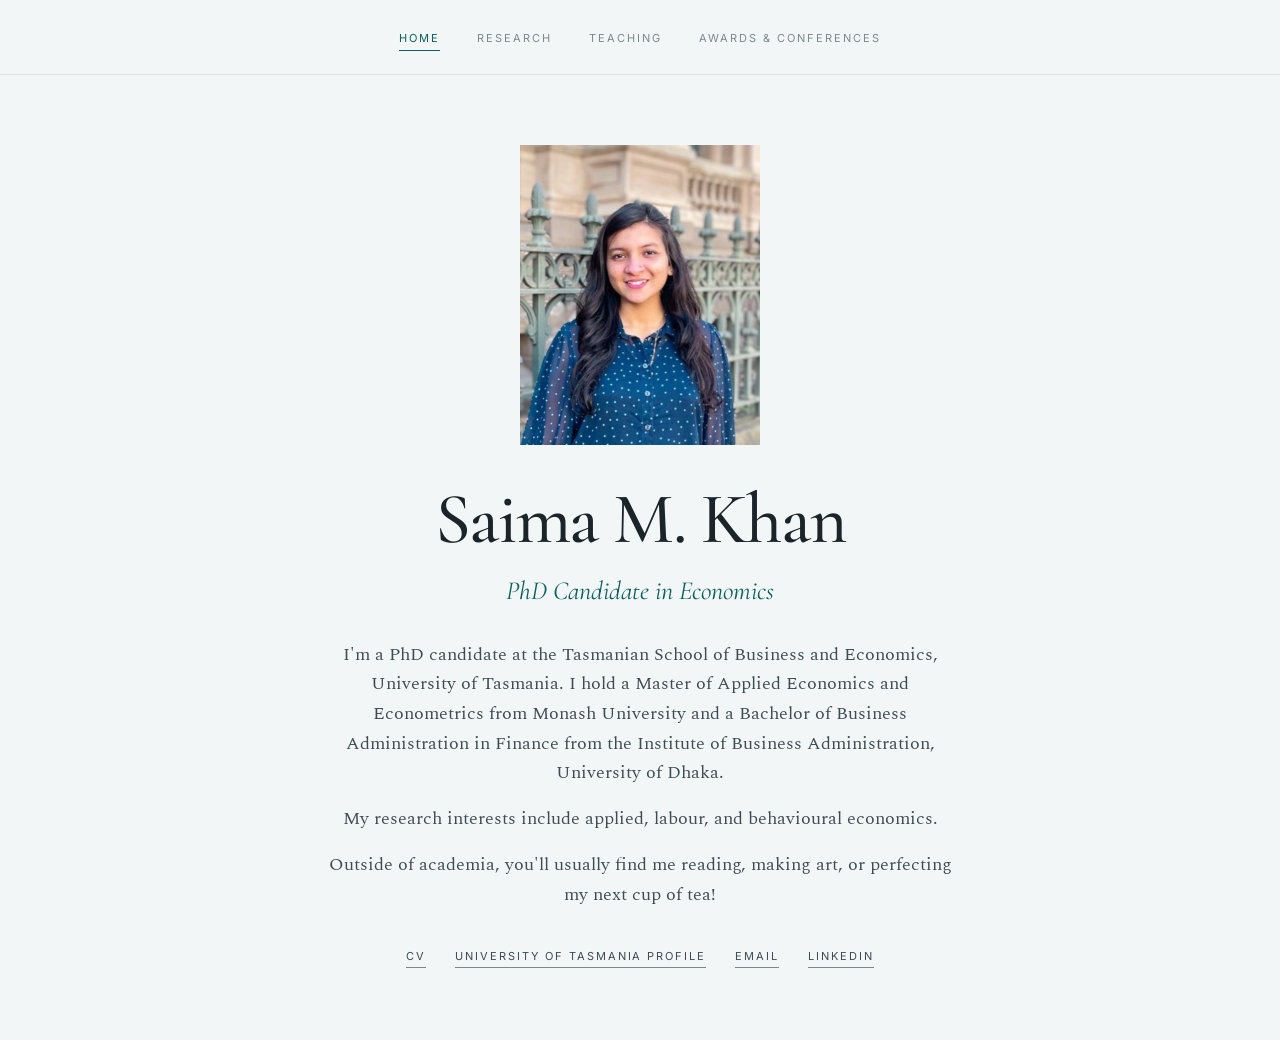
<file: index.html>
<!DOCTYPE html>
<html lang="en">
<head>
  <meta charset="UTF-8">
  <meta name="viewport" content="width=device-width, initial-scale=1">
  <title>Saima M. Khan</title>
  <link rel="stylesheet" href="style.css">
</head>
<body>
<nav>
  <a href="index.html" class="active">Home</a>
  <a href="research.html">Research</a>
  <a href="teaching.html">Teaching</a>
  <a href="awards.html">Awards &amp; Conferences</a>
</nav>

<div class="home-container">
  <div class="photo">
    <img src="profile.jpg?v=2" alt="Saima M. Khan">
  </div>
  <div class="about">
    <h1>Saima M. Khan</h1>
    <p class="tagline">PhD Candidate in Economics</p>
    <p>I'm a PhD candidate at the Tasmanian School of Business and Economics, University of Tasmania. I hold a Master of Applied Economics and Econometrics from Monash University and a Bachelor of Business Administration in Finance from the Institute of Business Administration, University of Dhaka.</p>
    <p>My research interests include applied, labour, and behavioural economics.<p> 
    <p>Outside of academia, you'll usually find me reading, making art, or perfecting my next cup of tea!</p>
    <div class="links">
      <a class="link" href="cv.html">CV</a>
      <a class="link" href="https://discover.utas.edu.au/Saima.Khan" target="_blank">University of Tasmania Profile</a>
      <a class="link" href="mailto:saima.khan@utas.edu.au">Email</a>
      <a class="link" href="https://www.linkedin.com/in/saima-khan-565bb0185/" target="_blank">LinkedIn</a>
    </div>
  </div>
</div>
</body>
</html>
</file>
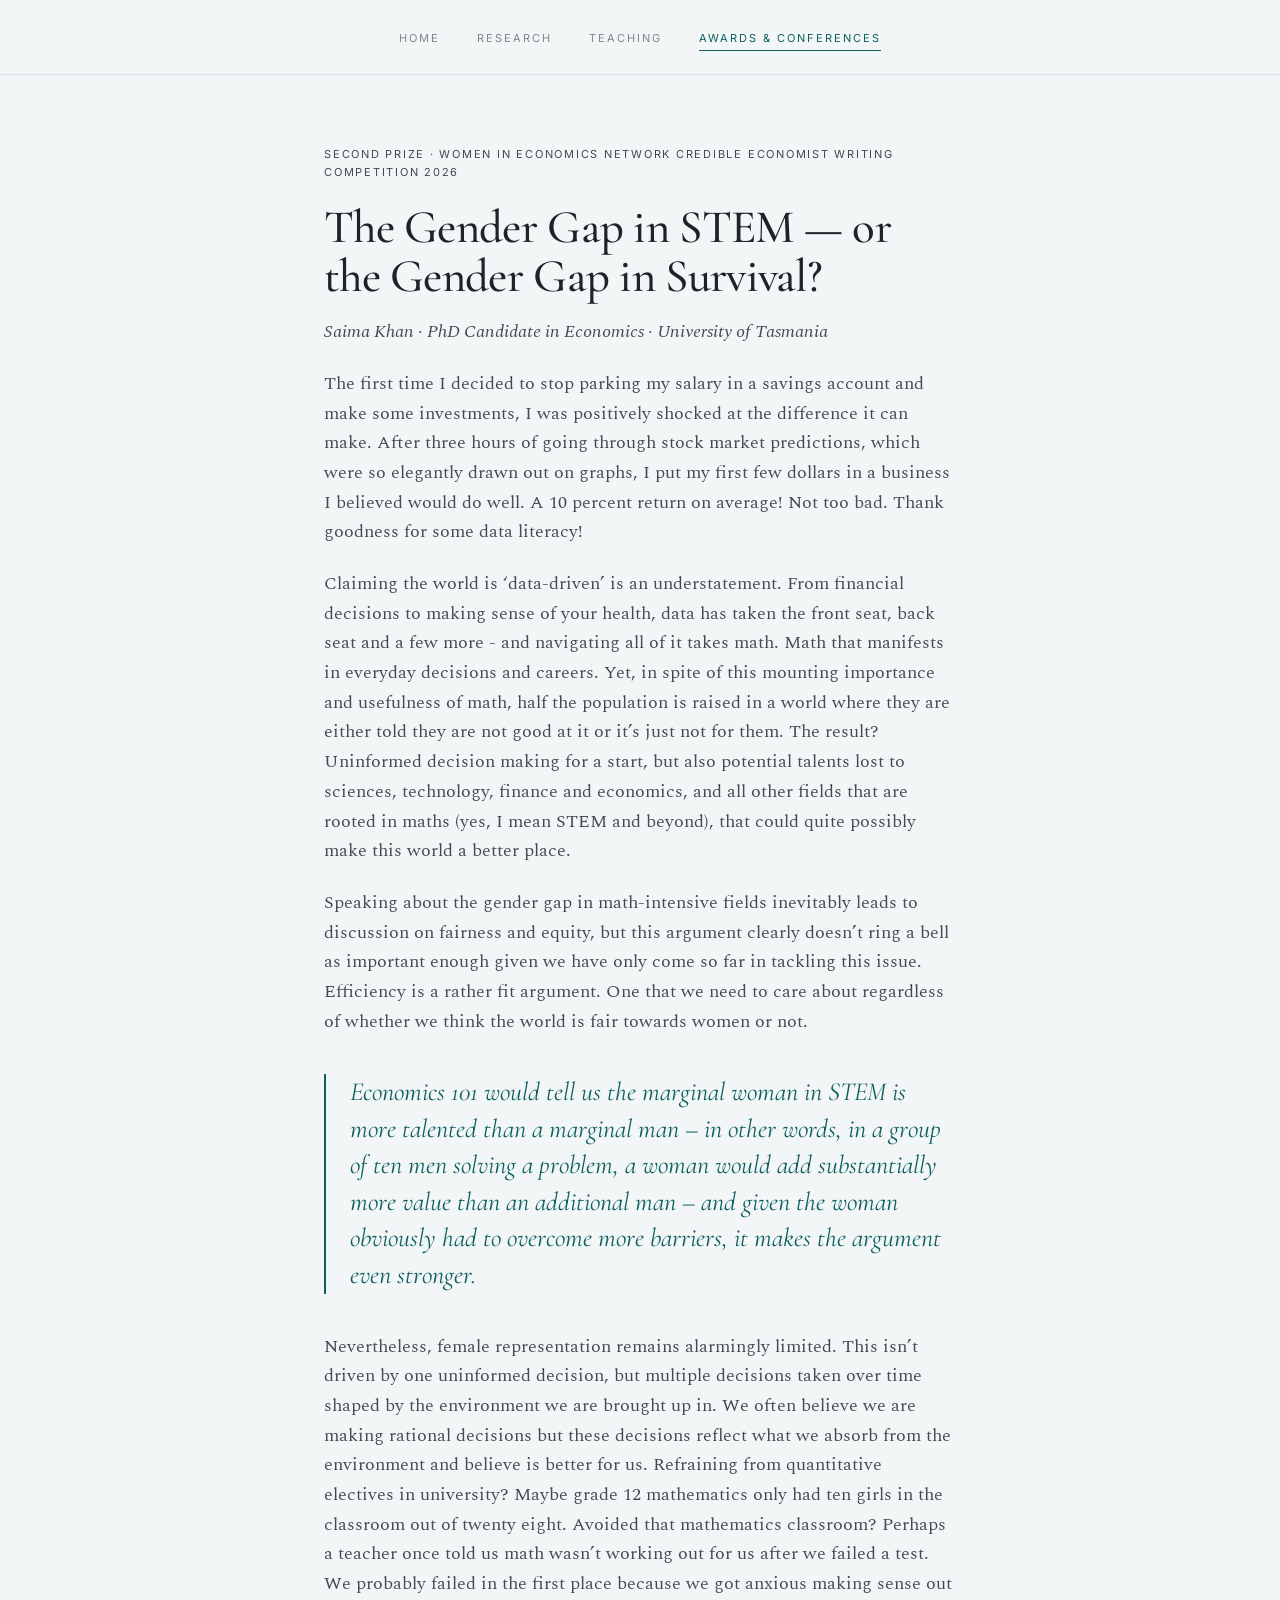
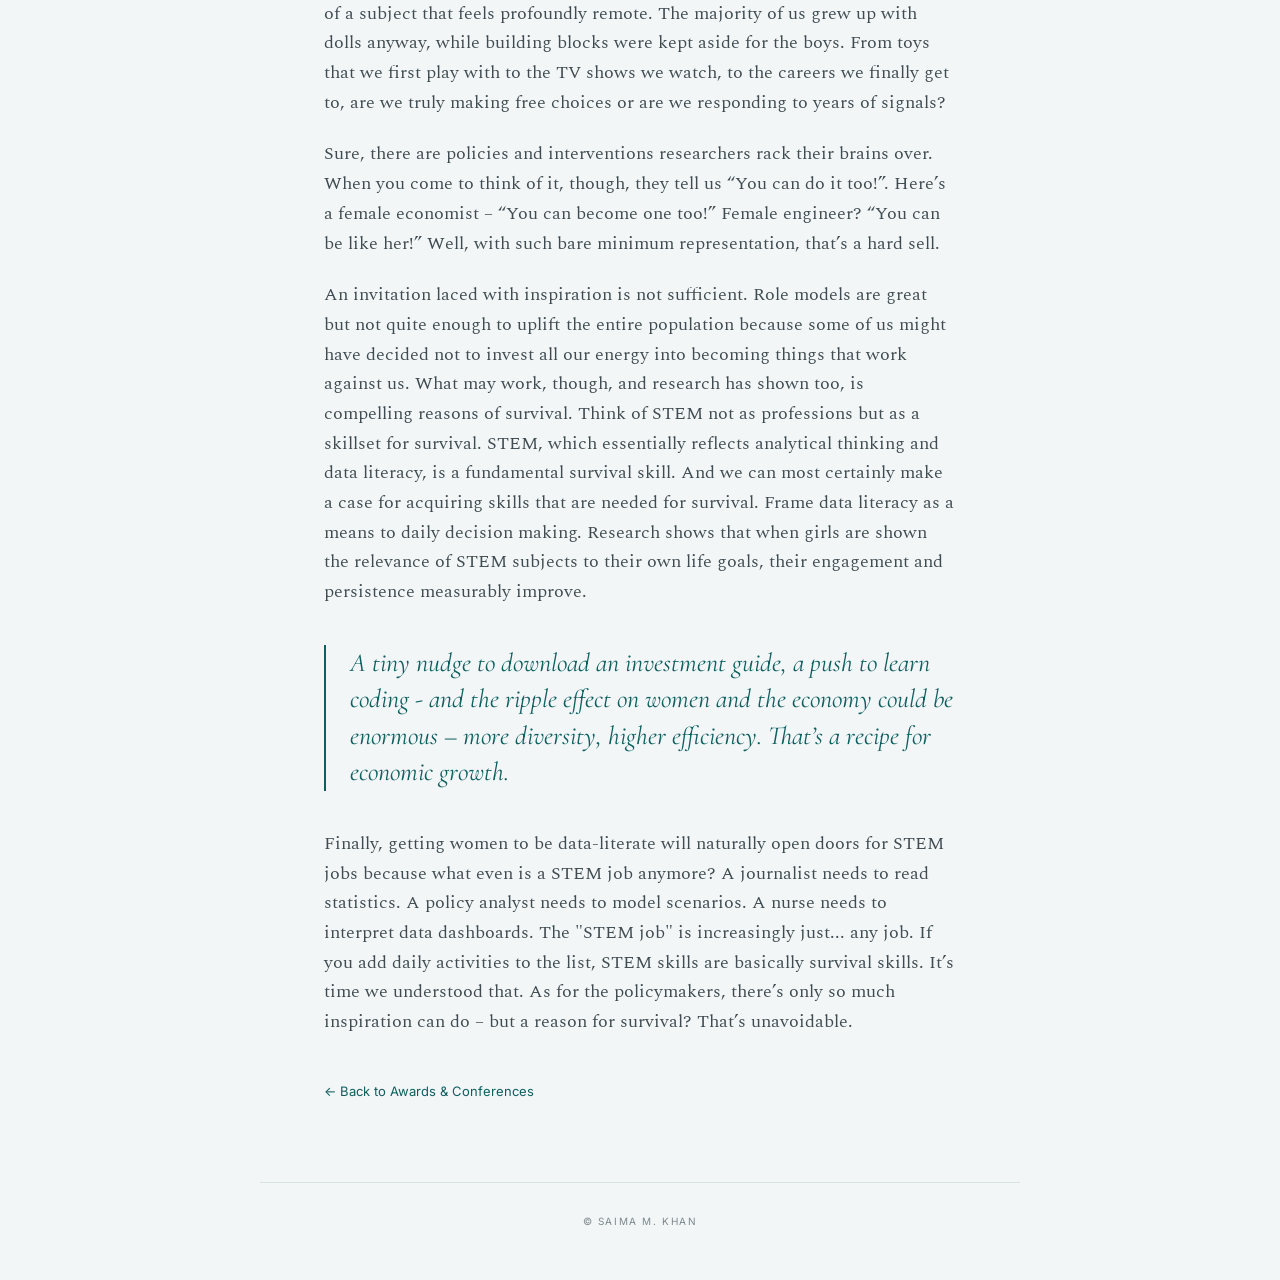
<file: article.html>
<!DOCTYPE html>
<html lang="en">
<head>
  <meta charset="UTF-8">
  <meta name="viewport" content="width=device-width, initial-scale=1">
  <title>The Gender Gap in STEM, or the Gender Gap in Survival? | Saima M. Khan</title>
  <link rel="stylesheet" href="style.css">
</head>
<body>
<nav>
  <a href="index.html">Home</a>
  <a href="research.html">Research</a>
  <a href="teaching.html">Teaching</a>
  <a href="awards.html" class="active">Awards &amp; Conferences</a>
</nav>

<main class="page article">
  <p class="kicker">Second Prize · Women in Economics Network Credible Economist Writing Competition 2026</p>
  <h1>The Gender Gap in STEM — or the Gender Gap in Survival?</h1>
  <p class="byline">Saima Khan · PhD Candidate in Economics · University of Tasmania</p>

  <p>The first time I decided to stop parking my salary in a savings account and make some investments, I was positively shocked at the difference it can make. After three hours of going through stock market predictions, which were so elegantly drawn out on graphs, I put my first few dollars in a business I believed would do well. A 10 percent return on average! Not too bad. Thank goodness for some data literacy!</p>

  <p>Claiming the world is ‘data-driven’ is an understatement. From financial decisions to making sense of your health, data has taken the front seat, back seat and a few more - and navigating all of it takes math. Math that manifests in everyday decisions and careers. Yet, in spite of this mounting importance and usefulness of math, half the population is raised in a world where they are either told they are not good at it or it’s just not for them. The result? Uninformed decision making for a start, but also potential talents lost to sciences, technology, finance and economics, and all other fields that are rooted in maths (yes, I mean STEM and beyond), that could quite possibly make this world a better place.</p>

  <p>Speaking about the gender gap in math-intensive fields inevitably leads to discussion on fairness and equity, but this argument clearly doesn’t ring a bell as important enough given we have only come so far in tackling this issue. Efficiency is a rather fit argument. One that we need to care about regardless of whether we think the world is fair towards women or not.</p>

  <blockquote>Economics 101 would tell us the marginal woman in STEM is more talented than a marginal man – in other words, in a group of ten men solving a problem, a woman would add substantially more value than an additional man – and given the woman obviously had to overcome more barriers, it makes the argument even stronger.</blockquote>

  <p>Nevertheless, female representation remains alarmingly limited. This isn’t driven by one uninformed decision, but multiple decisions taken over time shaped by the environment we are brought up in. We often believe we are making rational decisions but these decisions reflect what we absorb from the environment and believe is better for us. Refraining from quantitative electives in university? Maybe grade 12 mathematics only had ten girls in the classroom out of twenty eight. Avoided that mathematics classroom? Perhaps a teacher once told us math wasn’t working out for us after we failed a test. We probably failed in the first place because we got anxious making sense out of a subject that feels profoundly remote. The majority of us grew up with dolls anyway, while building blocks were kept aside for the boys. From toys that we first play with to the TV shows we watch, to the careers we finally get to, are we truly making free choices or are we responding to years of signals?</p>

  <p>Sure, there are policies and interventions researchers rack their brains over. When you come to think of it, though, they tell us “You can do it too!”. Here’s a female economist – “You can become one too!” Female engineer? “You can be like her!” Well, with such bare minimum representation, that’s a hard sell.</p>

  <p>An invitation laced with inspiration is not sufficient. Role models are great but not quite enough to uplift the entire population because some of us might have decided not to invest all our energy into becoming things that work against us. What may work, though, and research has shown too, is compelling reasons of survival. Think of STEM not as professions but as a skillset for survival. STEM, which essentially reflects analytical thinking and data literacy, is a fundamental survival skill. And we can most certainly make a case for acquiring skills that are needed for survival. Frame data literacy as a means to daily decision making. Research shows that when girls are shown the relevance of STEM subjects to their own life goals, their engagement and persistence measurably improve.</p>

  <blockquote>A tiny nudge to download an investment guide, a push to learn coding - and the ripple effect on women and the economy could be enormous – more diversity, higher efficiency. That’s a recipe for economic growth.</blockquote>

  <p>Finally, getting women to be data-literate will naturally open doors for STEM jobs because what even is a STEM job anymore? A journalist needs to read statistics. A policy analyst needs to model scenarios. A nurse needs to interpret data dashboards. The "STEM job" is increasingly just... any job. If you add daily activities to the list, STEM skills are basically survival skills. It’s time we understood that. As for the policymakers, there’s only so much inspiration can do – but a reason for survival? That’s unavoidable.</p>

  <p class="back"><a href="awards.html">← Back to Awards &amp; Conferences</a></p>
</main>

<footer>© Saima M. Khan</footer>
</body>
</html>
</file>
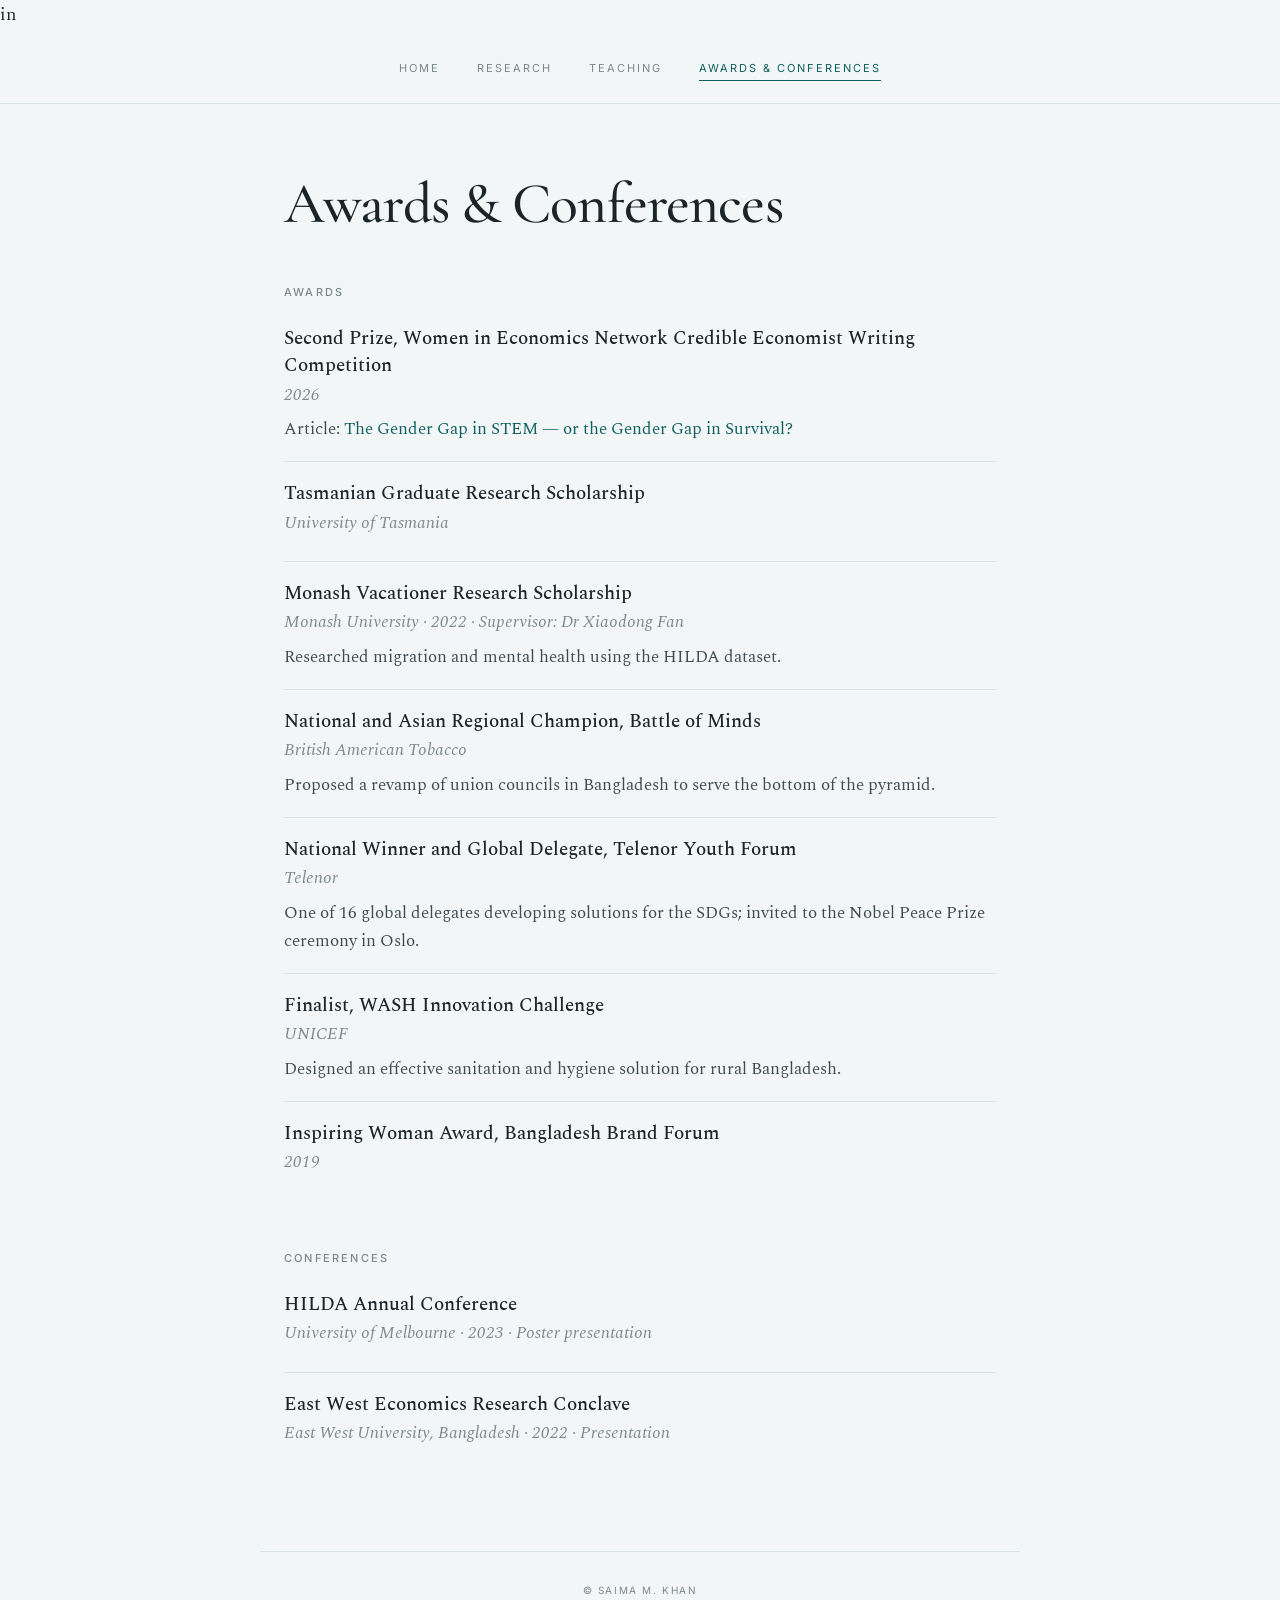
<file: awards.html>
in <!DOCTYPE html>
<html lang="en">
<head>
  <meta charset="UTF-8">
  <meta name="viewport" content="width=device-width, initial-scale=1">
  <title>Awards &amp; Conferences | Saima M. Khan</title>
  <link rel="stylesheet" href="style.css">
</head>
<body>
<nav>
  <a href="index.html">Home</a>
  <a href="research.html">Research</a>
  <a href="teaching.html">Teaching</a>
  <a href="awards.html" class="active">Awards &amp; Conferences</a>
</nav>

<main class="page">
  <h1>Awards &amp; Conferences</h1>

  <h2>Awards</h2>
  <div class="item">
    <h3>Second Prize, Women in Economics Network Credible Economist Writing Competition</h3>
    <p class="meta">2026</p>
    <p>Article: <a href="article.html">The Gender Gap in STEM — or the Gender Gap in Survival?</a></p>
  </div>
  <div class="item">
    <h3>Tasmanian Graduate Research Scholarship</h3>
    <p class="meta">University of Tasmania</p>
  </div>
  <div class="item">
    <h3>Monash Vacationer Research Scholarship</h3>
    <p class="meta">Monash University · 2022 · Supervisor: Dr Xiaodong Fan</p>
    <p>Researched migration and mental health using the HILDA dataset.</p>
  </div>
  <div class="item">
    <h3>National and Asian Regional Champion, Battle of Minds</h3>
    <p class="meta">British American Tobacco</p>
    <p>Proposed a revamp of union councils in Bangladesh to serve the bottom of the pyramid.</p>
  </div>
  <div class="item">
    <h3>National Winner and Global Delegate, Telenor Youth Forum</h3>
    <p class="meta">Telenor</p>
    <p>One of 16 global delegates developing solutions for the SDGs; invited to the Nobel Peace Prize ceremony in Oslo.</p>
  </div>
  <div class="item">
    <h3>Finalist, WASH Innovation Challenge</h3>
    <p class="meta">UNICEF</p>
    <p>Designed an effective sanitation and hygiene solution for rural Bangladesh.</p>
  </div>
  <div class="item">
    <h3>Inspiring Woman Award, Bangladesh Brand Forum</h3>
    <p class="meta">2019</p>
  </div>

  <h2>Conferences</h2>
  <div class="item">
    <h3>HILDA Annual Conference</h3>
    <p class="meta">University of Melbourne · 2023 · Poster presentation</p>
  </div>
  <div class="item">
    <h3>East West Economics Research Conclave</h3>
    <p class="meta">East West University, Bangladesh · 2022 · Presentation</p>
  </div>
</main>

<footer>© Saima M. Khan</footer>
</body>
</html>
</file>
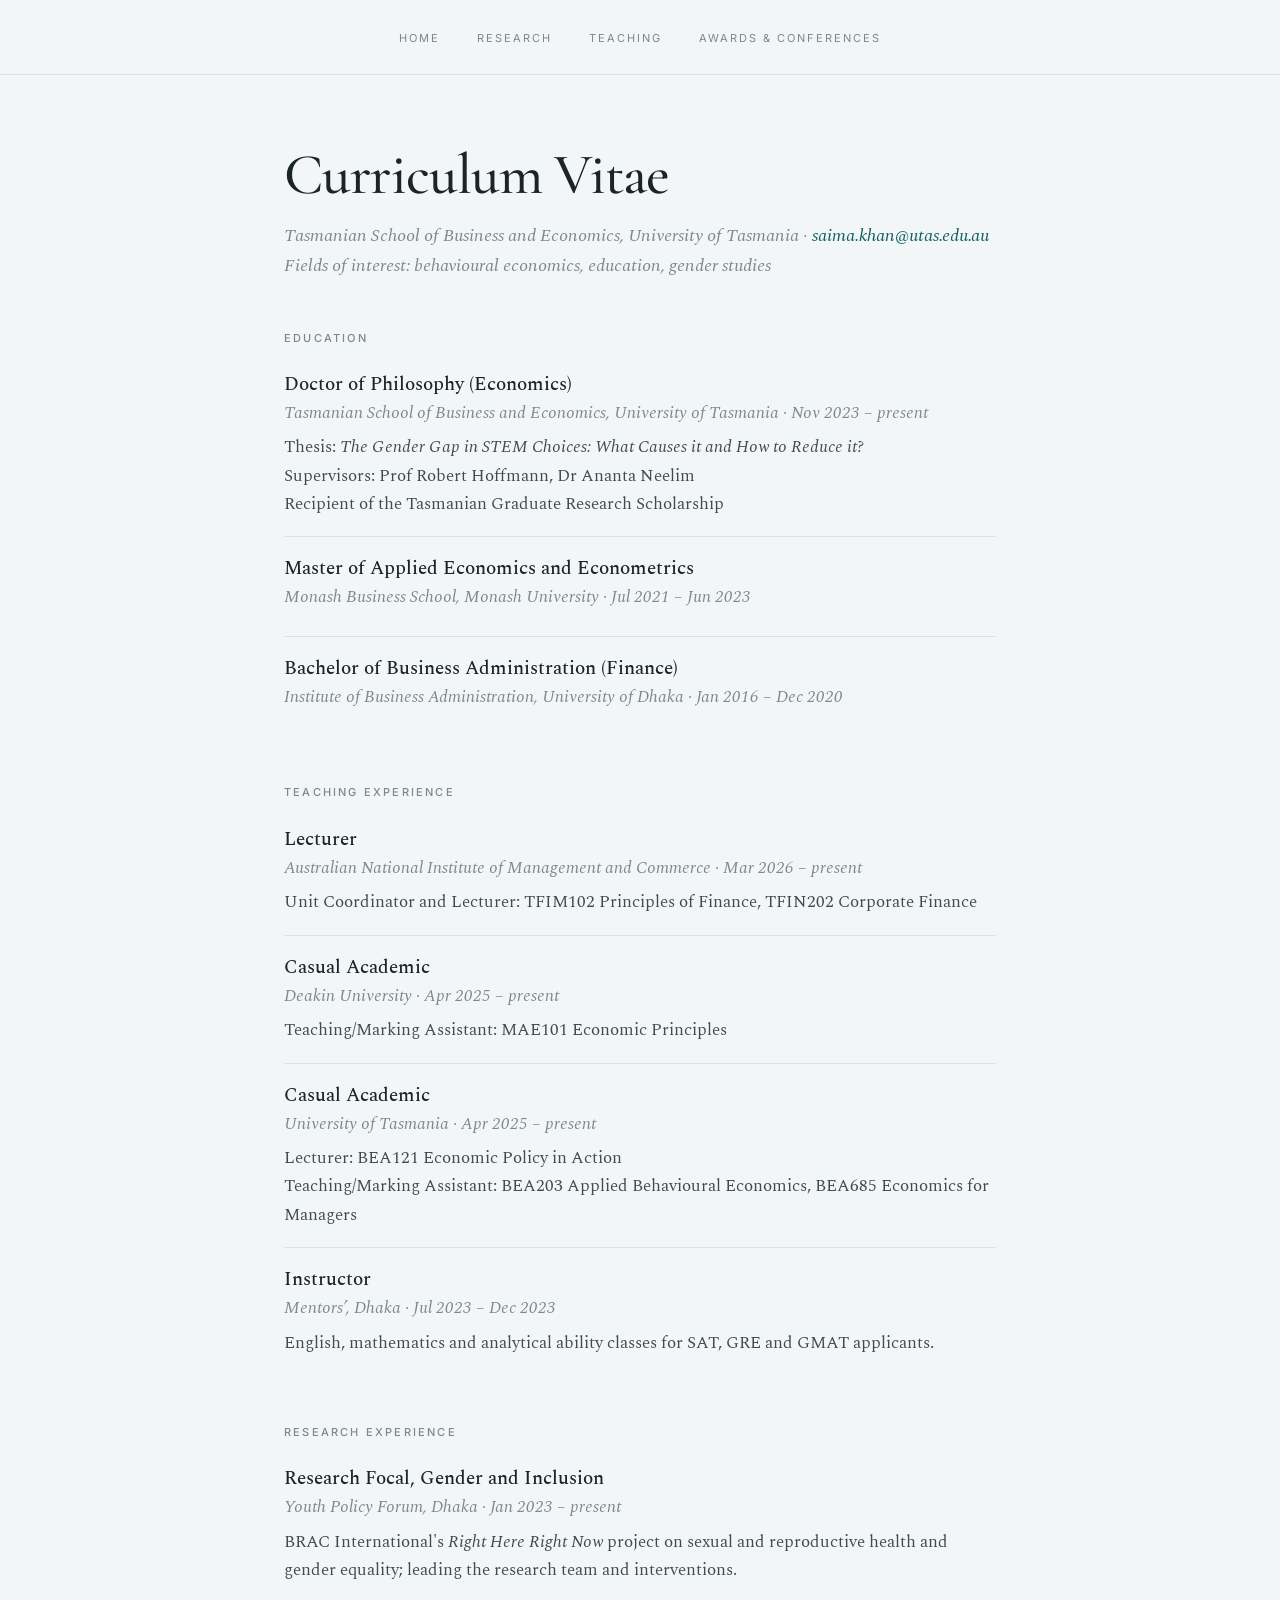
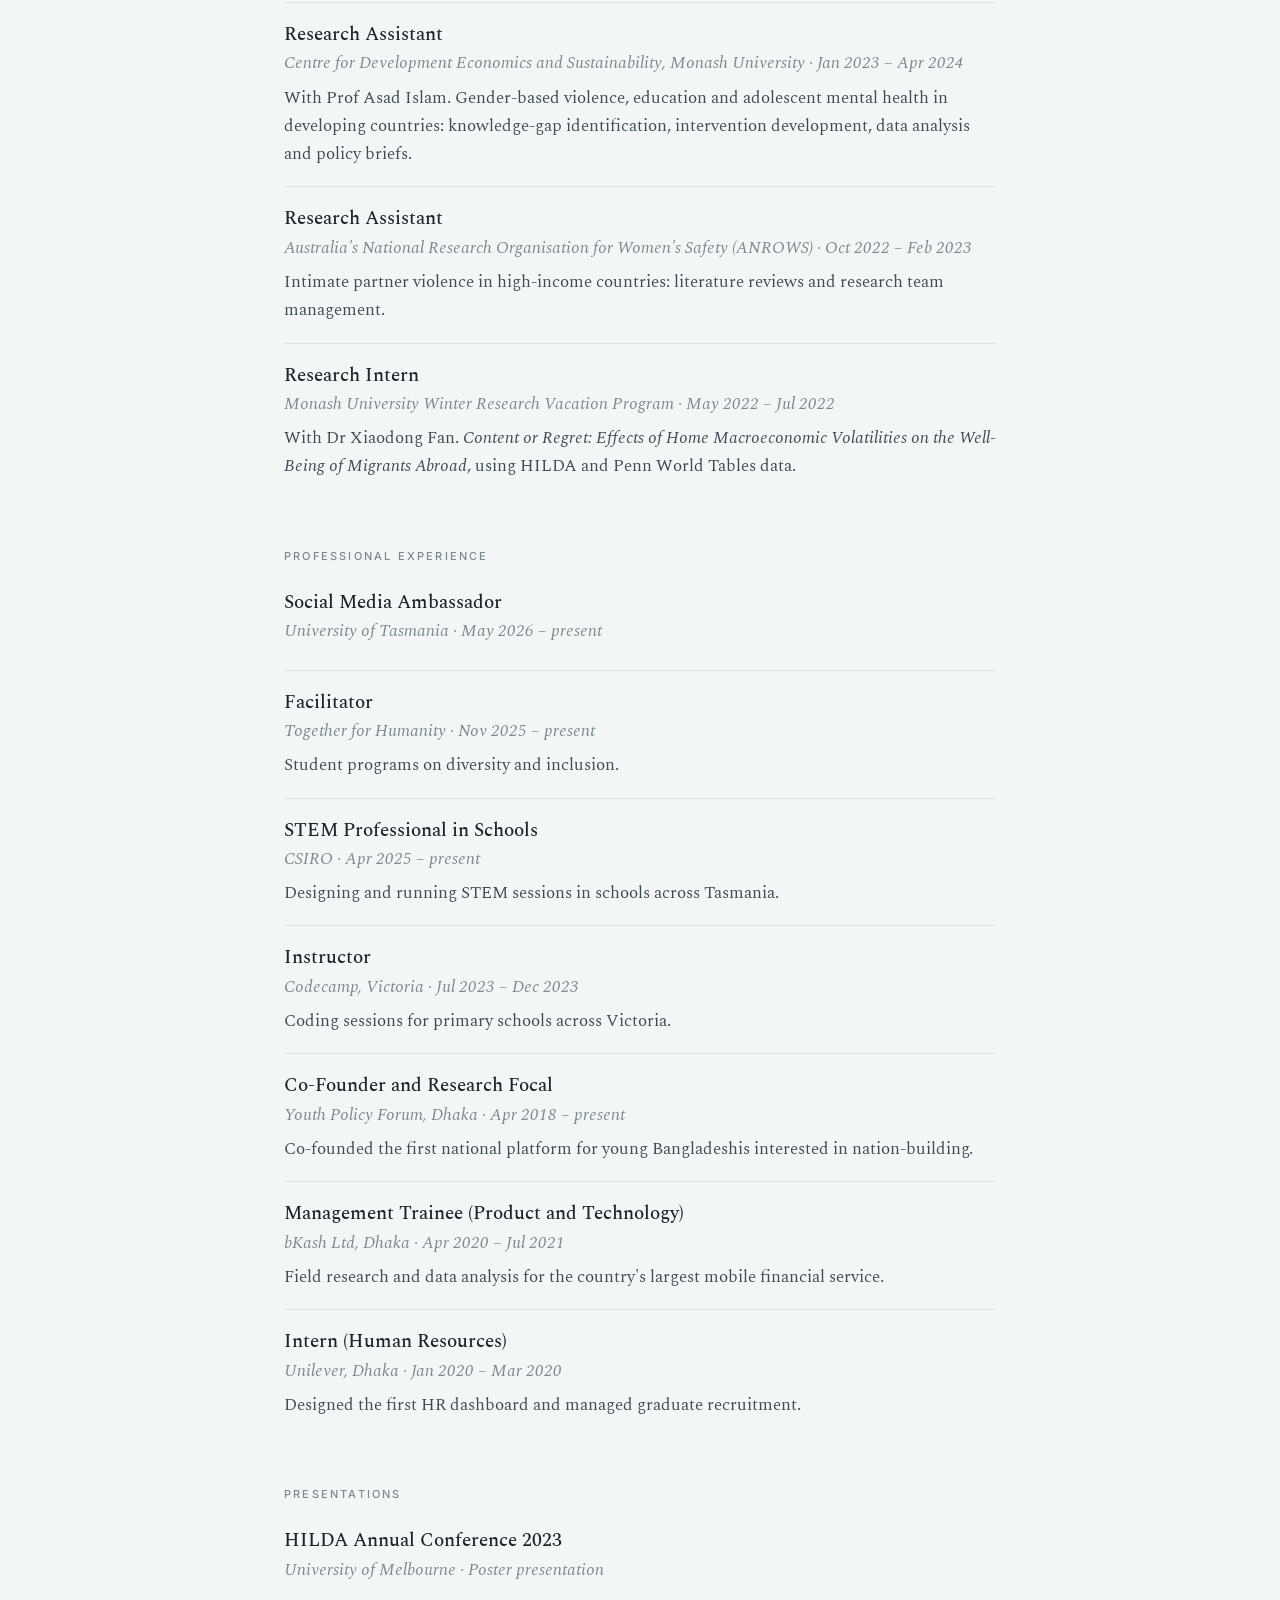
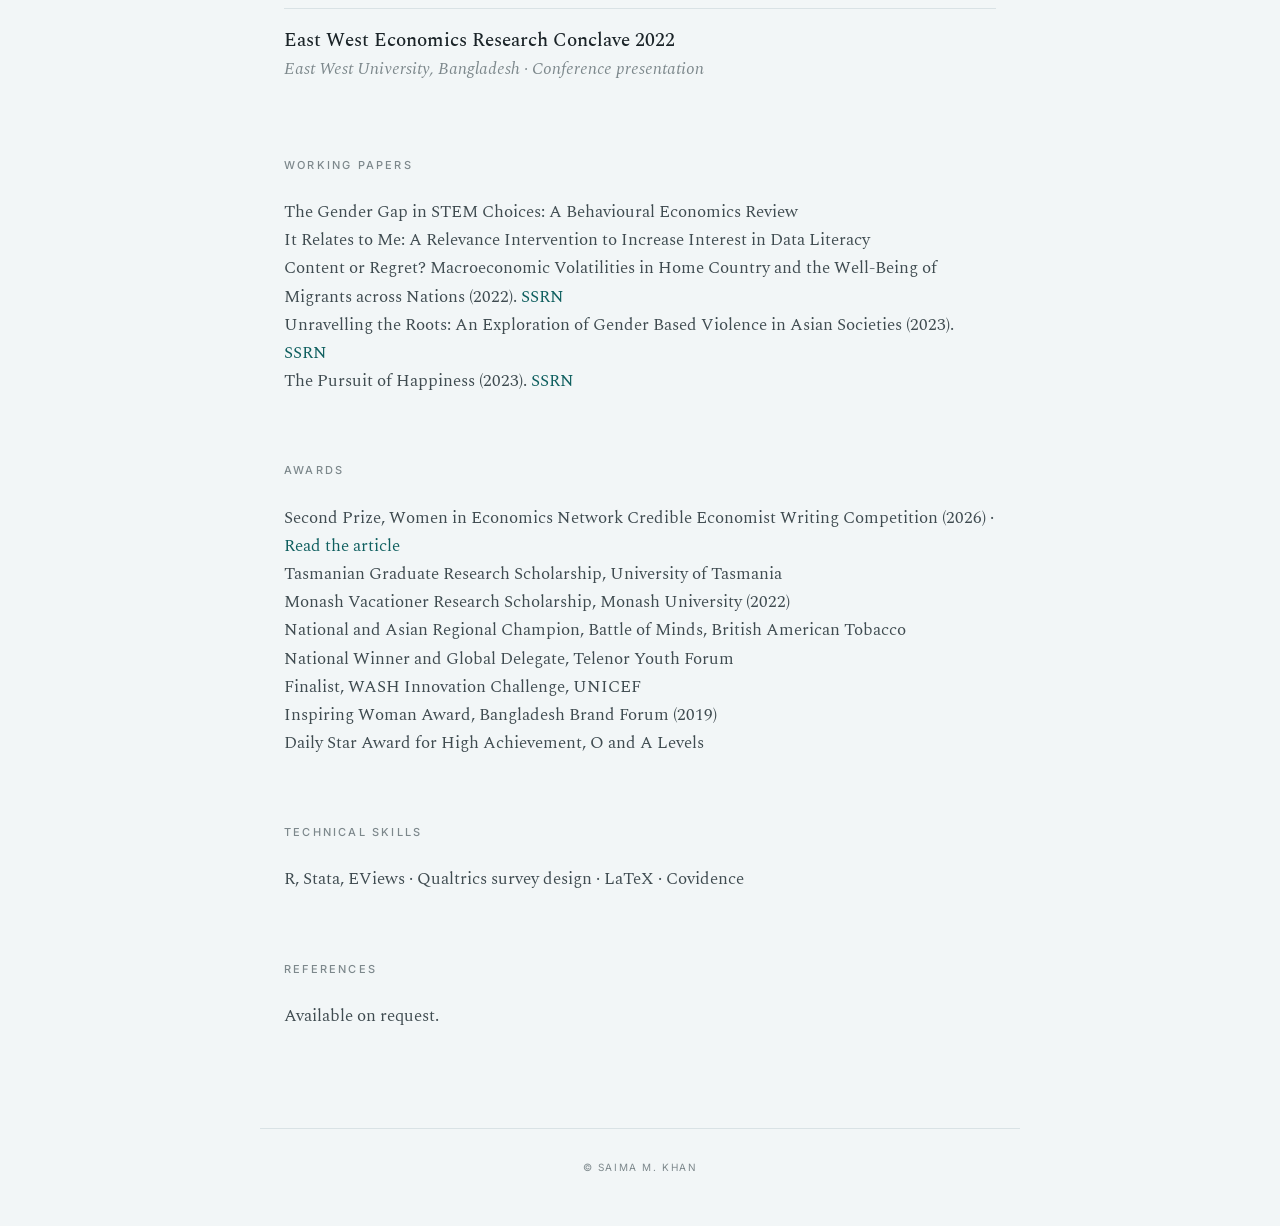
<file: cv.html>
<!DOCTYPE html>
<html lang="en">
<head>
  <meta charset="UTF-8">
  <meta name="viewport" content="width=device-width, initial-scale=1">
  <title>CV | Saima M. Khan</title>
  <link rel="stylesheet" href="style.css">
</head>
<body>
<nav>
  <a href="index.html">Home</a>
  <a href="research.html">Research</a>
  <a href="teaching.html">Teaching</a>
  <a href="awards.html">Awards &amp; Conferences</a>
</nav>

<main class="page">
  <h1>Curriculum Vitae</h1>
  <p class="byline">Tasmanian School of Business and Economics, University of Tasmania · <a href="mailto:saima.khan@utas.edu.au">saima.khan@utas.edu.au</a><br>
  Fields of interest: behavioural economics, education, gender studies</p>

  <h2>Education</h2>
  <div class="item">
    <h3>Doctor of Philosophy (Economics)</h3>
    <p class="meta">Tasmanian School of Business and Economics, University of Tasmania · Nov 2023 – present</p>
    <p>Thesis: <em>The Gender Gap in STEM Choices: What Causes it and How to Reduce it?</em><br>
       Supervisors: Prof Robert Hoffmann, Dr Ananta Neelim<br>
       Recipient of the Tasmanian Graduate Research Scholarship</p>
  </div>
  <div class="item">
    <h3>Master of Applied Economics and Econometrics</h3>
    <p class="meta">Monash Business School, Monash University · Jul 2021 – Jun 2023</p>
  </div>
  <div class="item">
    <h3>Bachelor of Business Administration (Finance)</h3>
    <p class="meta">Institute of Business Administration, University of Dhaka · Jan 2016 – Dec 2020</p>
  </div>

  <h2>Teaching Experience</h2>
  <div class="item">
    <h3>Lecturer</h3>
    <p class="meta">Australian National Institute of Management and Commerce · Mar 2026 – present</p>
    <p>Unit Coordinator and Lecturer: TFIM102 Principles of Finance, TFIN202 Corporate Finance</p>
  </div>
  <div class="item">
    <h3>Casual Academic</h3>
    <p class="meta">Deakin University · Apr 2025 – present</p>
    <p>Teaching/Marking Assistant: MAE101 Economic Principles</p>
  </div>
  <div class="item">
    <h3>Casual Academic</h3>
    <p class="meta">University of Tasmania · Apr 2025 – present</p>
    <p>Lecturer: BEA121 Economic Policy in Action<br>
       Teaching/Marking Assistant: BEA203 Applied Behavioural Economics, BEA685 Economics for Managers</p>
  </div>
  <div class="item">
    <h3>Instructor</h3>
    <p class="meta">Mentors’, Dhaka · Jul 2023 – Dec 2023</p>
    <p>English, mathematics and analytical ability classes for SAT, GRE and GMAT applicants.</p>
  </div>

  <h2>Research Experience</h2>
  <div class="item">
    <h3>Research Focal, Gender and Inclusion</h3>
    <p class="meta">Youth Policy Forum, Dhaka · Jan 2023 – present</p>
    <p>BRAC International's <em>Right Here Right Now</em> project on sexual and reproductive health and gender equality; leading the research team and interventions.</p>
  </div>
  <div class="item">
    <h3>Research Assistant</h3>
    <p class="meta">Centre for Development Economics and Sustainability, Monash University · Jan 2023 – Apr 2024</p>
    <p>With Prof Asad Islam. Gender-based violence, education and adolescent mental health in developing countries: knowledge-gap identification, intervention development, data analysis and policy briefs.</p>
  </div>
  <div class="item">
    <h3>Research Assistant</h3>
    <p class="meta">Australia's National Research Organisation for Women's Safety (ANROWS) · Oct 2022 – Feb 2023</p>
    <p>Intimate partner violence in high-income countries: literature reviews and research team management.</p>
  </div>
  <div class="item">
    <h3>Research Intern</h3>
    <p class="meta">Monash University Winter Research Vacation Program · May 2022 – Jul 2022</p>
    <p>With Dr Xiaodong Fan. <em>Content or Regret: Effects of Home Macroeconomic Volatilities on the Well-Being of Migrants Abroad</em>, using HILDA and Penn World Tables data.</p>
  </div>

  <h2>Professional Experience</h2>
  <div class="item">
    <h3>Social Media Ambassador</h3>
    <p class="meta">University of Tasmania · May 2026 – present</p>
  </div>
  <div class="item">
    <h3>Facilitator</h3>
    <p class="meta">Together for Humanity · Nov 2025 – present</p>
    <p>Student programs on diversity and inclusion.</p>
  </div>
  <div class="item">
    <h3>STEM Professional in Schools</h3>
    <p class="meta">CSIRO · Apr 2025 – present</p>
    <p>Designing and running STEM sessions in schools across Tasmania.</p>
  </div>
  <div class="item">
    <h3>Instructor</h3>
    <p class="meta">Codecamp, Victoria · Jul 2023 – Dec 2023</p>
    <p>Coding sessions for primary schools across Victoria.</p>
  </div>
  <div class="item">
    <h3>Co-Founder and Research Focal</h3>
    <p class="meta">Youth Policy Forum, Dhaka · Apr 2018 – present</p>
    <p>Co-founded the first national platform for young Bangladeshis interested in nation-building.</p>
  </div>
  <div class="item">
    <h3>Management Trainee (Product and Technology)</h3>
    <p class="meta">bKash Ltd, Dhaka · Apr 2020 – Jul 2021</p>
    <p>Field research and data analysis for the country's largest mobile financial service.</p>
  </div>
  <div class="item">
    <h3>Intern (Human Resources)</h3>
    <p class="meta">Unilever, Dhaka · Jan 2020 – Mar 2020</p>
    <p>Designed the first HR dashboard and managed graduate recruitment.</p>
  </div>

  <h2>Presentations</h2>
  <div class="item">
    <h3>HILDA Annual Conference 2023</h3>
    <p class="meta">University of Melbourne · Poster presentation</p>
  </div>
  <div class="item">
    <h3>East West Economics Research Conclave 2022</h3>
    <p class="meta">East West University, Bangladesh · Conference presentation</p>
  </div>

  <h2>Working Papers</h2>
  <div class="item">
    <p>The Gender Gap in STEM Choices: A Behavioural Economics Review</p>
    <p>It Relates to Me: A Relevance Intervention to Increase Interest in Data Literacy</p>
    <p>Content or Regret? Macroeconomic Volatilities in Home Country and the Well-Being of Migrants across Nations (2022). <a href="https://ssrn.com/abstract=4420087" target="_blank">SSRN</a></p>
    <p>Unravelling the Roots: An Exploration of Gender Based Violence in Asian Societies (2023). <a href="https://ssrn.com/abstract=4490841" target="_blank">SSRN</a></p>
    <p>The Pursuit of Happiness (2023). <a href="https://ssrn.com/abstract=4420104" target="_blank">SSRN</a></p>
  </div>

  <h2>Awards</h2>
  <div class="item">
    <p>Second Prize, Women in Economics Network Credible Economist Writing Competition (2026) · <a href="article.html">Read the article</a></p>
    <p>Tasmanian Graduate Research Scholarship, University of Tasmania</p>
    <p>Monash Vacationer Research Scholarship, Monash University (2022)</p>
    <p>National and Asian Regional Champion, Battle of Minds, British American Tobacco</p>
    <p>National Winner and Global Delegate, Telenor Youth Forum</p>
    <p>Finalist, WASH Innovation Challenge, UNICEF</p>
    <p>Inspiring Woman Award, Bangladesh Brand Forum (2019)</p>
    <p>Daily Star Award for High Achievement, O and A Levels</p>
  </div>

  <h2>Technical Skills</h2>
  <div class="item">
    <p>R, Stata, EViews · Qualtrics survey design · LaTeX · Covidence</p>
  </div>

  <h2>References</h2>
  <div class="item">
    <p>Available on request.</p>
  </div>
</main>

<footer>© Saima M. Khan</footer>
</body>
</html>
</file>
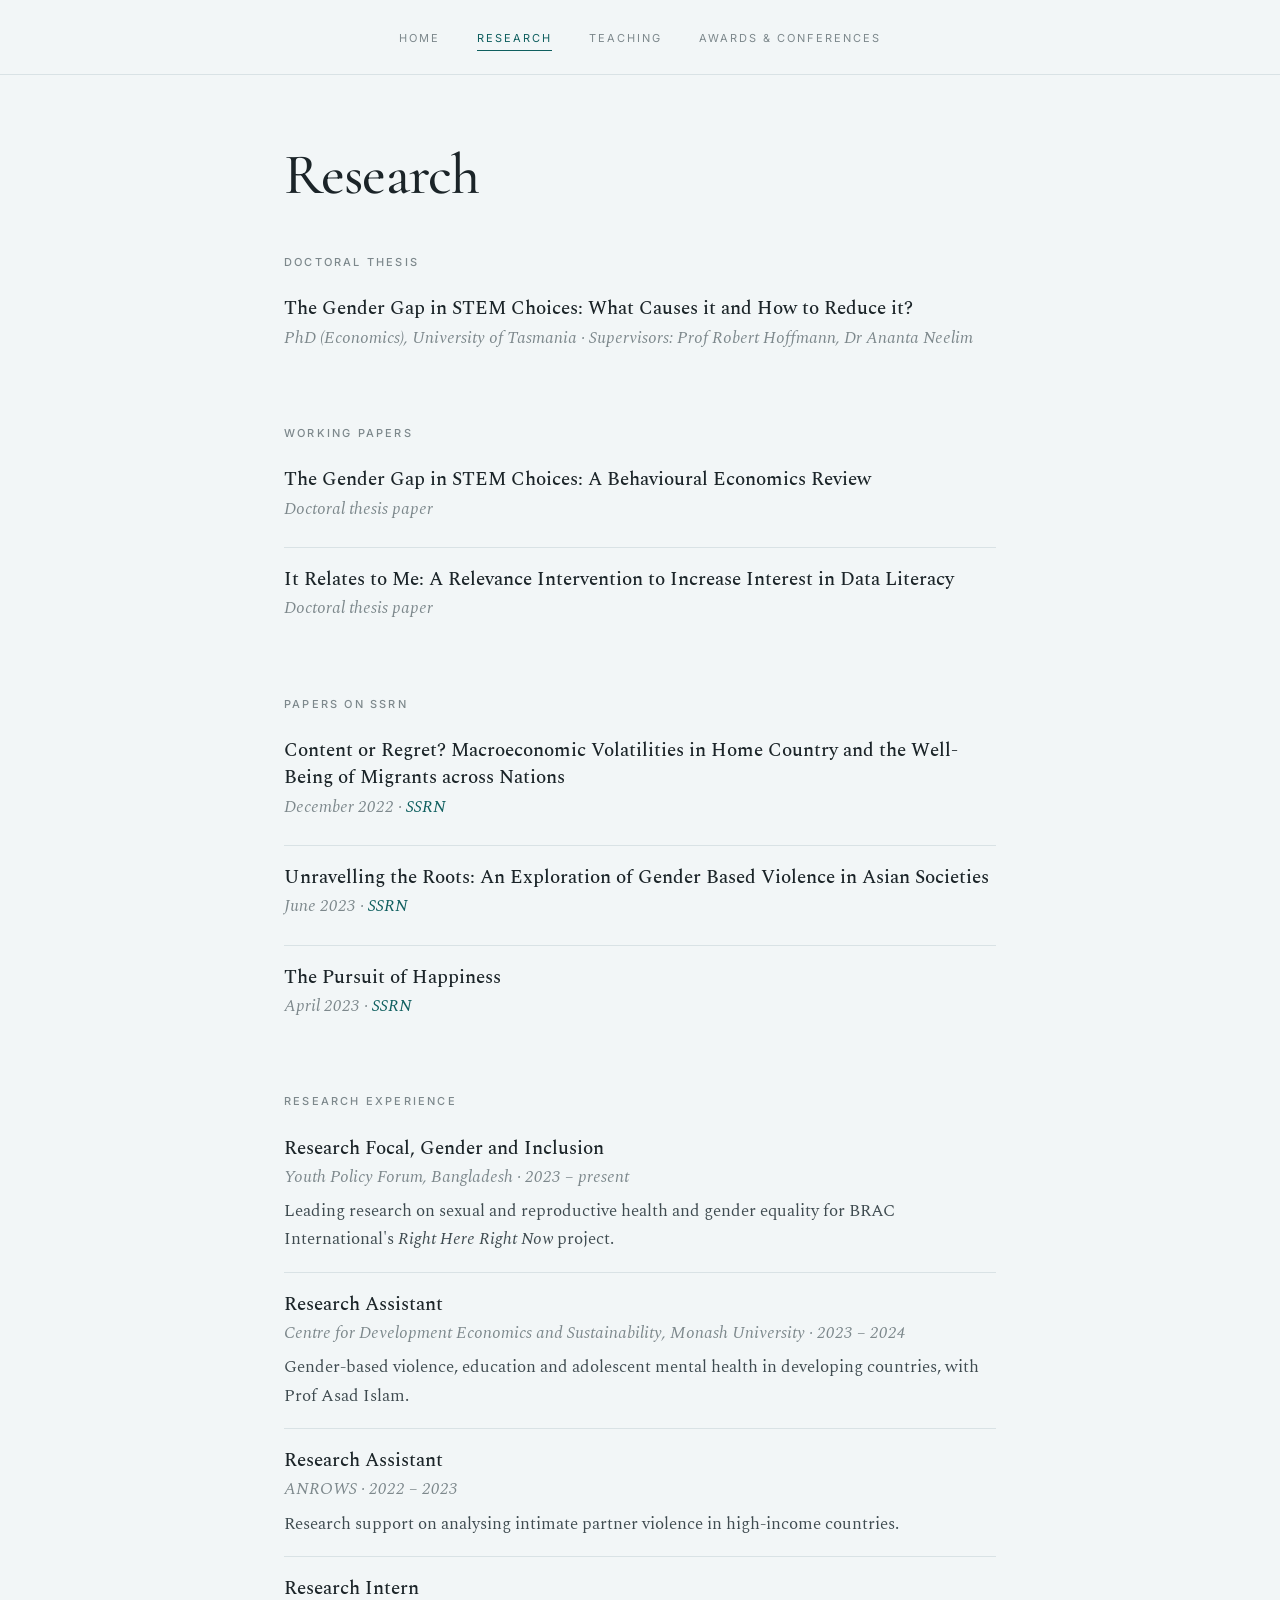
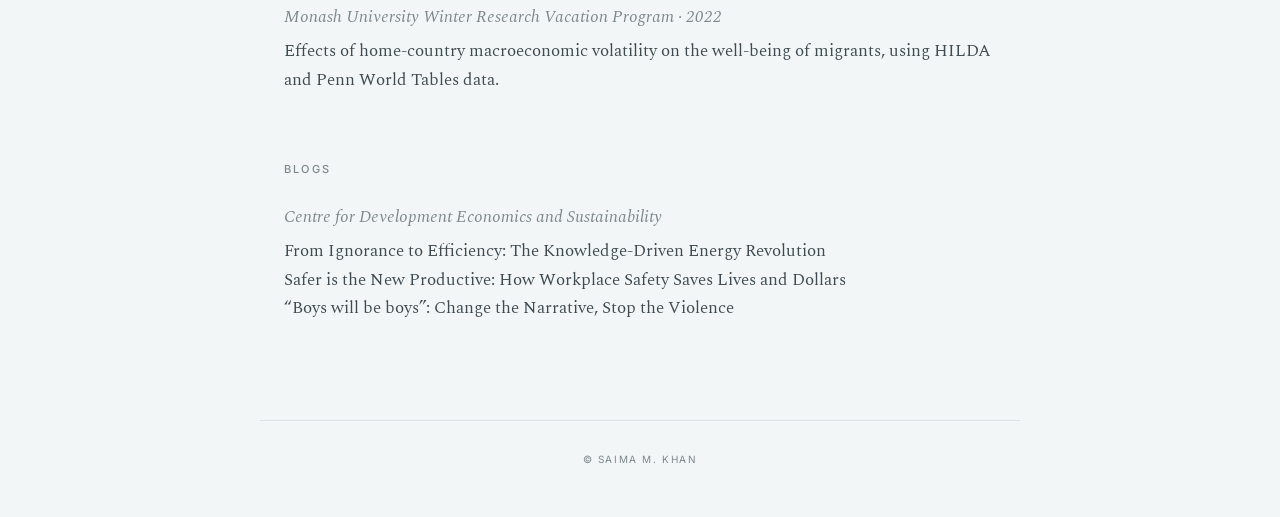
<file: research.html>
<!DOCTYPE html>
<html lang="en">
<head>
  <meta charset="UTF-8">
  <meta name="viewport" content="width=device-width, initial-scale=1">
  <title>Research | Saima M. Khan</title>
  <link rel="stylesheet" href="style.css">
</head>
<body>
<nav>
  <a href="index.html">Home</a>
  <a href="research.html" class="active">Research</a>
  <a href="teaching.html">Teaching</a>
  <a href="awards.html">Awards &amp; Conferences</a>
</nav>

<main class="page">
  <h1>Research</h1>

  <h2>Doctoral Thesis</h2>
  <div class="item">
    <h3>The Gender Gap in STEM Choices: What Causes it and How to Reduce it?</h3>
    <p class="meta">PhD (Economics), University of Tasmania · Supervisors: Prof Robert Hoffmann, Dr Ananta Neelim</p>
  </div>

  <h2>Working Papers</h2>
  <div class="item">
    <h3>The Gender Gap in STEM Choices: A Behavioural Economics Review</h3>
    <p class="meta">Doctoral thesis paper</p>
  </div>
  <div class="item">
    <h3>It Relates to Me: A Relevance Intervention to Increase Interest in Data Literacy</h3>
    <p class="meta">Doctoral thesis paper</p>
  </div>

  <h2>Papers on SSRN</h2>
  <div class="item">
    <h3>Content or Regret? Macroeconomic Volatilities in Home Country and the Well-Being of Migrants across Nations</h3>
    <p class="meta">December 2022 · <a href="https://ssrn.com/abstract=4420087" target="_blank">SSRN</a></p>
  </div>
  <div class="item">
    <h3>Unravelling the Roots: An Exploration of Gender Based Violence in Asian Societies</h3>
    <p class="meta">June 2023 · <a href="https://ssrn.com/abstract=4490841" target="_blank">SSRN</a></p>
  </div>
  <div class="item">
    <h3>The Pursuit of Happiness</h3>
    <p class="meta">April 2023 · <a href="https://ssrn.com/abstract=4420104" target="_blank">SSRN</a></p>
  </div>

  <h2>Research Experience</h2>
  <div class="item">
    <h3>Research Focal, Gender and Inclusion</h3>
    <p class="meta">Youth Policy Forum, Bangladesh · 2023 – present</p>
    <p>Leading research on sexual and reproductive health and gender equality for BRAC International's <em>Right Here Right Now</em> project.</p>
  </div>
  <div class="item">
    <h3>Research Assistant</h3>
    <p class="meta">Centre for Development Economics and Sustainability, Monash University · 2023 – 2024</p>
    <p>Gender-based violence, education and adolescent mental health in developing countries, with Prof Asad Islam.</p>
  </div>
  <div class="item">
    <h3>Research Assistant</h3>
    <p class="meta">ANROWS · 2022 – 2023</p>
    <p>Research support on analysing intimate partner violence in high-income countries.</p>
  </div>
  <div class="item">
    <h3>Research Intern</h3>
    <p class="meta">Monash University Winter Research Vacation Program · 2022</p>
    <p>Effects of home-country macroeconomic volatility on the well-being of migrants, using HILDA and Penn World Tables data.</p>
  </div>

  <h2>Blogs</h2>
  <div class="item">
    <p class="meta">Centre for Development Economics and Sustainability</p>
    <p>From Ignorance to Efficiency: The Knowledge-Driven Energy Revolution<br>
       Safer is the New Productive: How Workplace Safety Saves Lives and Dollars<br>
       “Boys will be boys”: Change the Narrative, Stop the Violence</p>
  </div>
</main>

<footer>© Saima M. Khan</footer>
</body>
</html>
</file>
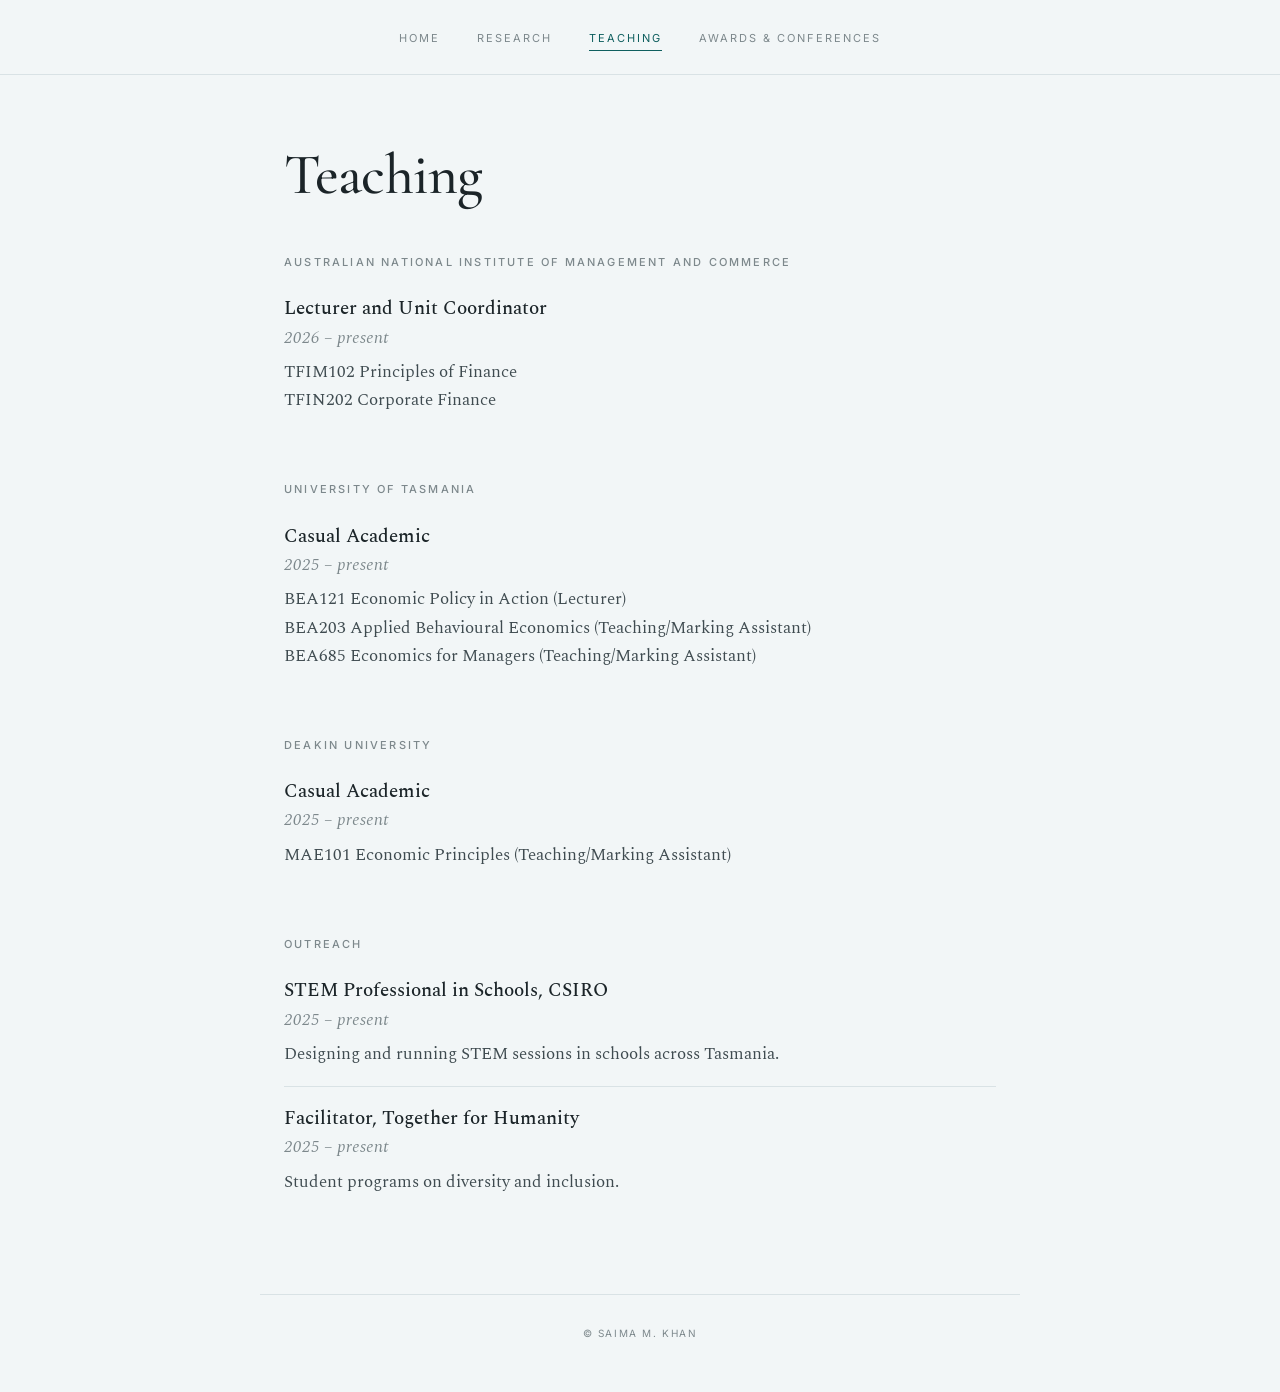
<file: teaching.html>
<!DOCTYPE html>
<html lang="en">
<head>
  <meta charset="UTF-8">
  <meta name="viewport" content="width=device-width, initial-scale=1">
  <title>Teaching | Saima M. Khan</title>
  <link rel="stylesheet" href="style.css">
</head>
<body>
<nav>
  <a href="index.html">Home</a>
  <a href="research.html">Research</a>
  <a href="teaching.html" class="active">Teaching</a>
  <a href="awards.html">Awards &amp; Conferences</a>
</nav>

<main class="page">
  <h1>Teaching</h1>

  <h2>Australian National Institute of Management and Commerce</h2>
  <div class="item">
    <h3>Lecturer and Unit Coordinator</h3>
    <p class="meta">2026 – present</p>
    <p>TFIM102 Principles of Finance<br>TFIN202 Corporate Finance</p>
  </div>

  <h2>University of Tasmania</h2>
  <div class="item">
    <h3>Casual Academic</h3>
    <p class="meta">2025 – present</p>
    <p>BEA121 Economic Policy in Action (Lecturer)<br>
       BEA203 Applied Behavioural Economics (Teaching/Marking Assistant)<br>
       BEA685 Economics for Managers (Teaching/Marking Assistant)</p>
  </div>

  <h2>Deakin University</h2>
  <div class="item">
    <h3>Casual Academic</h3>
    <p class="meta">2025 – present</p>
    <p>MAE101 Economic Principles (Teaching/Marking Assistant)</p>
  </div>

  <h2>Outreach</h2>
  <div class="item">
    <h3>STEM Professional in Schools, CSIRO</h3>
    <p class="meta">2025 – present</p>
    <p>Designing and running STEM sessions in schools across Tasmania.</p>
  </div>
  <div class="item">
    <h3>Facilitator, Together for Humanity</h3>
    <p class="meta">2025 – present</p>
    <p>Student programs on diversity and inclusion.</p>
  </div>
</main>

<footer>© Saima M. Khan</footer>
</body>
</html>
</file>
<file: style.css>
/* Elegant serif style, shared by every page */

/* Fonts (loaded from Google Fonts) */
@import url('https://fonts.googleapis.com/css2?family=Cormorant+Garamond:ital,wght@0,500;0,600;1,400;1,500&family=Spectral:ital,wght@0,400;0,500;1,400&family=Inter:wght@400;500&display=swap');

/* Colours: change these to restyle the whole site */
:root {
  --bg: #f2f6f7;          /* page background (soft misty blue-grey) */
  --tint: #e0edf1;        /* powder blue, used for the highlighted award */
  --ink: #1b2428;         /* main text */
  --ink-soft: #3f4b50;    /* secondary text */
  --ink-muted: #7d888c;   /* dates, labels, menu */
  --rule: #d9e2e5;        /* thin dividing lines */
  --accent: #0f5f5f;      /* teal */

  --display: 'Cormorant Garamond', Georgia, serif;   /* big headings */
  --serif: 'Spectral', Georgia, serif;               /* body text */
  --sans: 'Inter', Arial, sans-serif;                /* small labels */
}

* { box-sizing: border-box; margin: 0; padding: 0; }

body {
  font-family: var(--serif);
  background: var(--bg);
  color: var(--ink);
  font-size: 18px;
  line-height: 1.65;
  -webkit-font-smoothing: antialiased;
}

a { color: var(--accent); text-decoration: none; border-bottom: 1px solid transparent; }
a:hover { border-bottom-color: var(--accent); }

/* Navigation bar */
nav {
  background: var(--bg);
  border-bottom: 1px solid var(--rule);
  padding: 22px 16px;
  text-align: center;
  position: sticky;
  top: 0;
  z-index: 100;
}
nav a {
  font-family: var(--sans);
  font-size: 11px;
  letter-spacing: 0.18em;
  text-transform: uppercase;
  color: var(--ink-muted);
  margin: 0 16px;
  padding-bottom: 3px;
  display: inline-block;
}
nav a:hover { color: var(--accent); border-bottom-color: transparent; }
nav a.active { color: var(--accent); border-bottom: 1px solid var(--accent); }

/* Home page: photo centred, text below */
.home-container {
  max-width: 680px;
  margin: 70px auto;
  padding: 0 24px;
  text-align: center;
}
.home-container .photo img {
  width: 240px;
  height: 300px;
  max-width: 100%;
  object-fit: cover;
  display: block;
  margin: 0 auto 38px;
}
.about h1 {
  font-family: var(--display);
  font-weight: 500;
  font-size: 4em;
  line-height: 1;
  letter-spacing: -0.02em;
  margin-bottom: 14px;
}
.about .tagline {
  font-family: var(--display);
  font-style: italic;
  font-size: 1.45em;
  color: var(--accent);
  margin-bottom: 28px;
}
.about p { margin-bottom: 16px; color: var(--ink-soft); }

.links { margin-top: 30px; }
a.link {
  display: inline-block;
  font-family: var(--sans);
  font-size: 11px;
  letter-spacing: 0.18em;
  text-transform: uppercase;
  color: var(--ink-soft);
  border-bottom: 1px solid var(--ink-muted);
  padding-bottom: 2px;
  margin: 8px 12px 0;
}
a.link:hover { color: var(--accent); border-bottom-color: var(--accent); }

/* Inner pages */
.page {
  max-width: 760px;
  margin: 70px auto;
  padding: 0 24px;
}
.page h1 {
  font-family: var(--display);
  font-weight: 500;
  font-size: 3.2em;
  line-height: 1.05;
  letter-spacing: -0.015em;
  margin-bottom: 30px;
}
.page h2 {
  font-family: var(--sans);
  font-weight: 500;
  font-size: 11px;
  letter-spacing: 0.2em;
  text-transform: uppercase;
  color: var(--ink-muted);
  margin: 48px 0 6px;
}

/* Each entry: no box, just a thin line between entries */
.item {
  padding: 18px 0;
  border-top: 1px solid var(--rule);
}
.page h2 + .item { border-top: none; }
.item h3 {
  font-family: var(--serif);
  font-weight: 500;
  font-size: 1.05em;
  line-height: 1.45;
}
.item .meta {
  font-style: italic;
  color: var(--ink-muted);
  font-size: 0.92em;
  margin: 2px 0 6px;
}
.item p { font-size: 0.95em; color: var(--ink-soft); }
.item.highlight {
  background: var(--tint);
  border-top: none;
  padding: 20px 22px;
  margin: 8px -22px;
}
.item.highlight + .item { border-top: none; }

footer {
  max-width: 760px;
  margin: 80px auto 0;
  padding: 30px 24px 50px;
  border-top: 1px solid var(--rule);
  text-align: center;
  font-family: var(--sans);
  font-size: 10px;
  letter-spacing: 0.16em;
  text-transform: uppercase;
  color: var(--ink-muted);
}

/* Phones */
@media (max-width: 640px) {
  body { font-size: 17px; }
  nav { padding: 16px 10px; }
  nav a { margin: 4px 9px; }
  .home-container, .page { margin: 44px auto; }
  .home-container .photo img { width: 200px; height: 250px; }
  .about h1 { font-size: 3em; }
  .page h1 { font-size: 2.5em; }
  .item.highlight { margin: 8px 0; padding: 18px; }
}

/* Article and CV pages */
.byline { font-style: italic; color: var(--ink-muted); margin: -14px 0 36px; }
.kicker {
  font-family: var(--sans);
  font-size: 11px;
  letter-spacing: 0.16em;
  text-transform: uppercase;
  color: var(--accent);
  margin-bottom: 18px;
}
.article { max-width: 680px; }
.article h1 { font-size: 2.6em; }
.article > p { margin-bottom: 22px; color: var(--ink-soft); }
.article blockquote {
  font-family: var(--display);
  font-style: italic;
  font-size: 1.45em;
  line-height: 1.4;
  color: var(--accent);
  margin: 38px 0;
  padding-left: 24px;
  border-left: 2px solid var(--accent);
}
.back { margin-top: 44px; font-family: var(--sans); font-size: 13px; }
</file>
